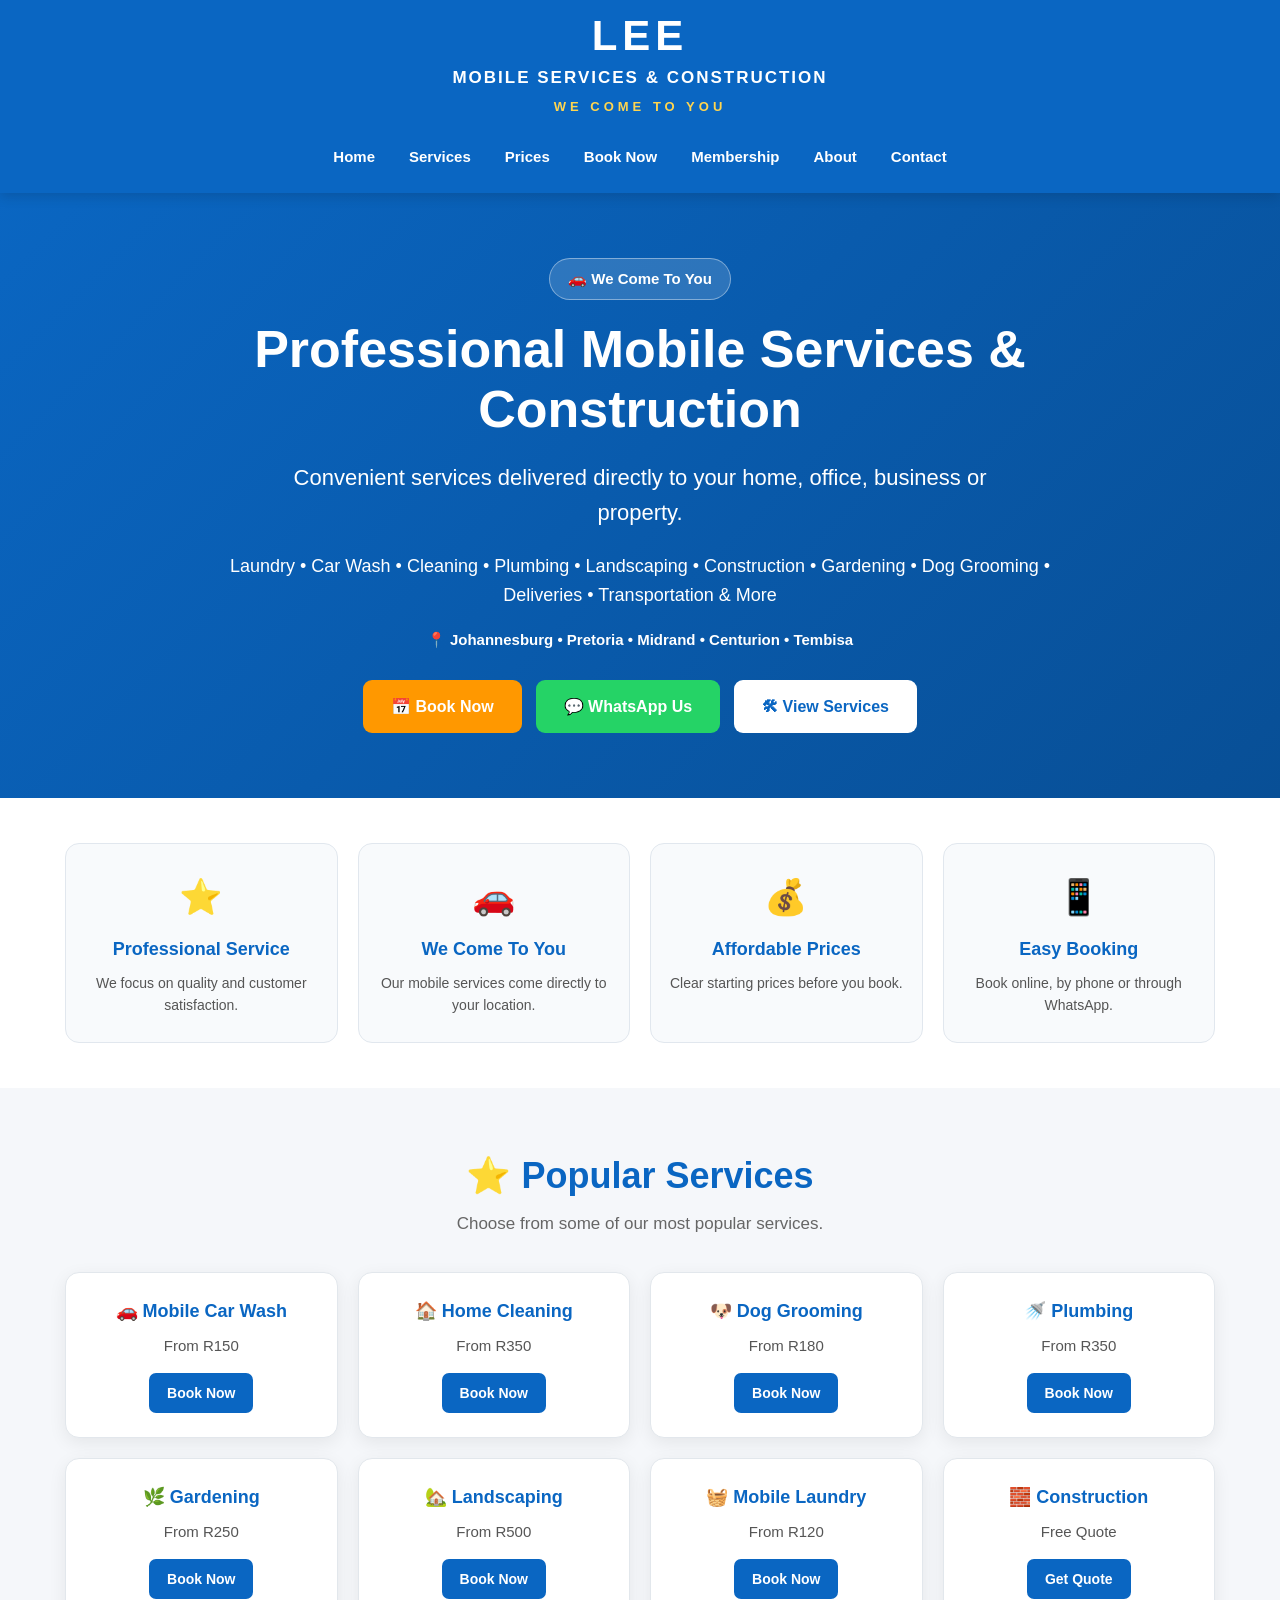
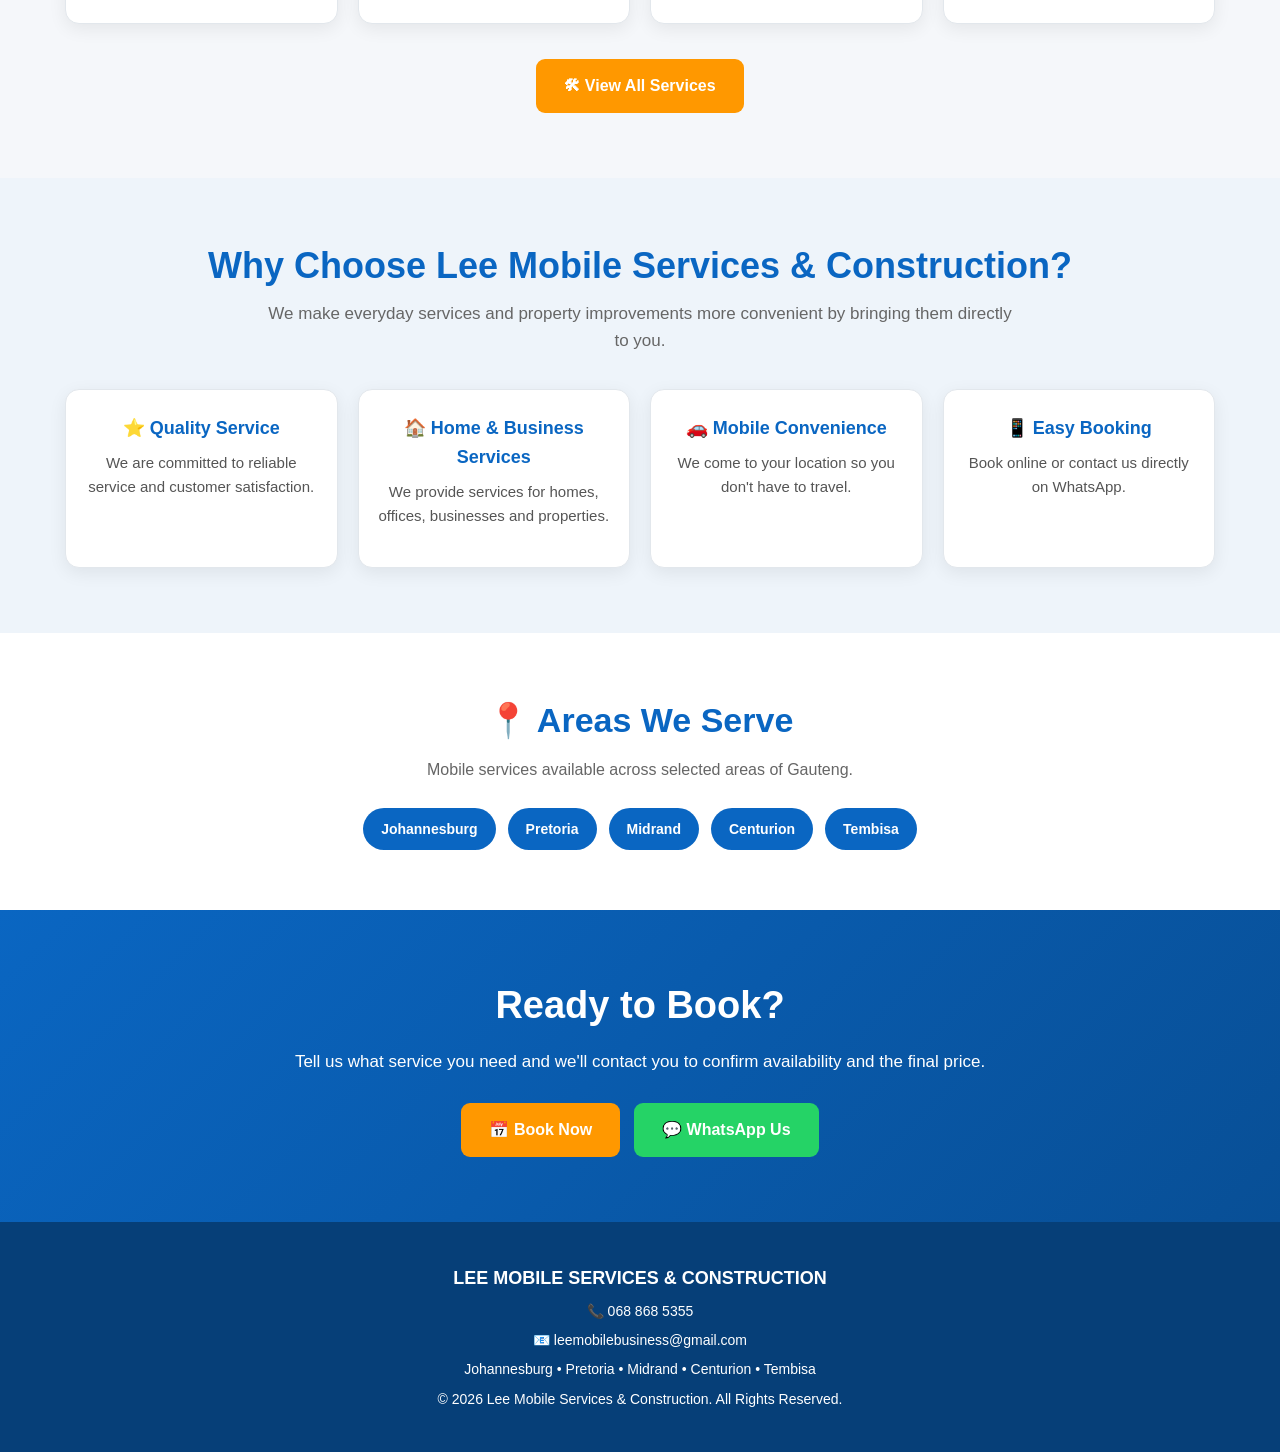
<file: index.html>
<!DOCTYPE html>
<html lang="en">
<head>
<meta charset="UTF-8">
<meta name="viewport" content="width=device-width, initial-scale=1.0">

<title>Lee Mobile Services & Construction | We Come To You</title>

<meta name="description"
content="Lee Mobile Services & Construction provides mobile cleaning, laundry, car wash, landscaping, construction, plumbing, gardening, deliveries, transportation and home services across Gauteng.">

<meta name="theme-color" content="#0A66C2">

<link rel="stylesheet" href="style.css">
<link rel="manifest" href="manifest.json">
</head>

<body>

<header class="header">

    <div class="logo">
        <h1>LEE</h1>
        <h2>MOBILE SERVICES & CONSTRUCTION</h2>
        <p>WE COME TO YOU</p>
    </div>

    <nav class="navbar">
        <a href="index.html">Home</a>
        <a href="services.html">Services</a>
        <a href="prices.html">Prices</a>
        <a href="booking.html">Book Now</a>
        <a href="membership.html">Membership</a>
        <a href="about.html">About</a>
        <a href="contact.html">Contact</a>
    </nav>

</header>

<section class="hero">

    <div class="hero-content">

        <span class="hero-badge">🚗 We Come To You</span>

        <h1>Professional Mobile Services & Construction</h1>

        <p class="hero-subtitle">
            Convenient services delivered directly to your
            home, office, business or property.
        </p>

        <p>
            Laundry • Car Wash • Cleaning • Plumbing •
            Landscaping • Construction • Gardening •
            Dog Grooming • Deliveries • Transportation & More
        </p>

        <p class="hero-note">
            📍 Johannesburg • Pretoria • Midrand • Centurion • Tembisa
        </p>

        <div class="hero-buttons">

            <a href="booking.html" class="primary-btn">
                📅 Book Now
            </a>

            <a
                href="https://wa.me/27688685355?text=Hi%20Lee%20Mobile%20Services%20and%20Construction%2C%20I%20would%20like%20to%20make%20an%20enquiry."
                class="whatsapp-btn"
                target="_blank"
                rel="noopener noreferrer">
                💬 WhatsApp Us
            </a>

            <a href="services.html" class="secondary-btn">
                🛠 View Services
            </a>

        </div>

    </div>

</section>

<section class="trust-section">

    <div class="trust-grid">

        <div class="trust-card">
            <div class="icon">⭐</div>
            <h3>Professional Service</h3>
            <p>We focus on quality and customer satisfaction.</p>
        </div>

        <div class="trust-card">
            <div class="icon">🚗</div>
            <h3>We Come To You</h3>
            <p>Our mobile services come directly to your location.</p>
        </div>

        <div class="trust-card">
            <div class="icon">💰</div>
            <h3>Affordable Prices</h3>
            <p>Clear starting prices before you book.</p>
        </div>

        <div class="trust-card">
            <div class="icon">📱</div>
            <h3>Easy Booking</h3>
            <p>Book online, by phone or through WhatsApp.</p>
        </div>

    </div>

</section>

<section class="section">

    <h2>⭐ Popular Services</h2>

    <p class="section-intro">
        Choose from some of our most popular services.
    </p>

    <div class="cards">

        <div class="card">
            <h3>🚗 Mobile Car Wash</h3>
            <p>From R150</p>
            <a href="booking.html">Book Now</a>
        </div>

        <div class="card">
            <h3>🏠 Home Cleaning</h3>
            <p>From R350</p>
            <a href="booking.html">Book Now</a>
        </div>

        <div class="card">
            <h3>🐶 Dog Grooming</h3>
            <p>From R180</p>
            <a href="booking.html">Book Now</a>
        </div>

        <div class="card">
            <h3>🚿 Plumbing</h3>
            <p>From R350</p>
            <a href="booking.html">Book Now</a>
        </div>

        <div class="card">
            <h3>🌿 Gardening</h3>
            <p>From R250</p>
            <a href="booking.html">Book Now</a>
        </div>

        <div class="card">
            <h3>🏡 Landscaping</h3>
            <p>From R500</p>
            <a href="booking.html">Book Now</a>
        </div>

        <div class="card">
            <h3>🧺 Mobile Laundry</h3>
            <p>From R120</p>
            <a href="booking.html">Book Now</a>
        </div>

        <div class="card">
            <h3>🧱 Construction</h3>
            <p>Free Quote</p>
            <a href="booking.html">Get Quote</a>
        </div>

    </div>

    <div class="center">
        <a href="services.html" class="primary-btn">
            🛠 View All Services
        </a>
    </div>

</section>

<section class="section light">

    <h2>Why Choose Lee Mobile Services & Construction?</h2>

    <p class="section-intro">
        We make everyday services and property improvements
        more convenient by bringing them directly to you.
    </p>

    <div class="cards">

        <div class="card">
            <h3>⭐ Quality Service</h3>
            <p>
                We are committed to reliable service and
                customer satisfaction.
            </p>
        </div>

        <div class="card">
            <h3>🏠 Home & Business Services</h3>
            <p>
                We provide services for homes, offices,
                businesses and properties.
            </p>
        </div>

        <div class="card">
            <h3>🚗 Mobile Convenience</h3>
            <p>
                We come to your location so you don't have
                to travel.
            </p>
        </div>

        <div class="card">
            <h3>📱 Easy Booking</h3>
            <p>
                Book online or contact us directly on WhatsApp.
            </p>
        </div>

    </div>

</section>

<section class="locations">

    <h2>📍 Areas We Serve</h2>

    <p>
        Mobile services available across selected areas of Gauteng.
    </p>

    <div class="location-list">
        <span>Johannesburg</span>
        <span>Pretoria</span>
        <span>Midrand</span>
        <span>Centurion</span>
        <span>Tembisa</span>
    </div>

</section>

<section class="cta">

    <h2>Ready to Book?</h2>

    <p>
        Tell us what service you need and we'll contact you
        to confirm availability and the final price.
    </p>

    <div class="hero-buttons">

        <a href="booking.html" class="cta-book">
            📅 Book Now
        </a>

        <a
            href="https://wa.me/27688685355?text=Hi%20Lee%20Mobile%20Services%20and%20Construction%2C%20I%20would%20like%20to%20make%20a%20booking."
            class="whatsapp-btn"
            target="_blank"
            rel="noopener noreferrer">
            💬 WhatsApp Us
        </a>

    </div>

</section>

<footer>

    <p><strong>LEE MOBILE SERVICES & CONSTRUCTION</strong></p>

    <p>📞 068 868 5355</p>

    <p>📧 leemobilebusiness@gmail.com</p>

    <p>
        Johannesburg • Pretoria • Midrand • Centurion • Tembisa
    </p>

    <p>
        © 2026 Lee Mobile Services & Construction.
        All Rights Reserved.
    </p>

</footer>

<script src="script.js"></script>

<script>
if ("serviceWorker" in navigator) {
    window.addEventListener("load", () => {
        navigator.serviceWorker.register("./sw.js")
            .then(registration => {
                console.log(
                    "Lee Mobile Services & Construction Service Worker registered:",
                    registration.scope
                );
            })
            .catch(error => {
                console.error(
                    "Service Worker registration failed:",
                    error
                );
            });
    });
}
</script>

</body>
</html>
</file>
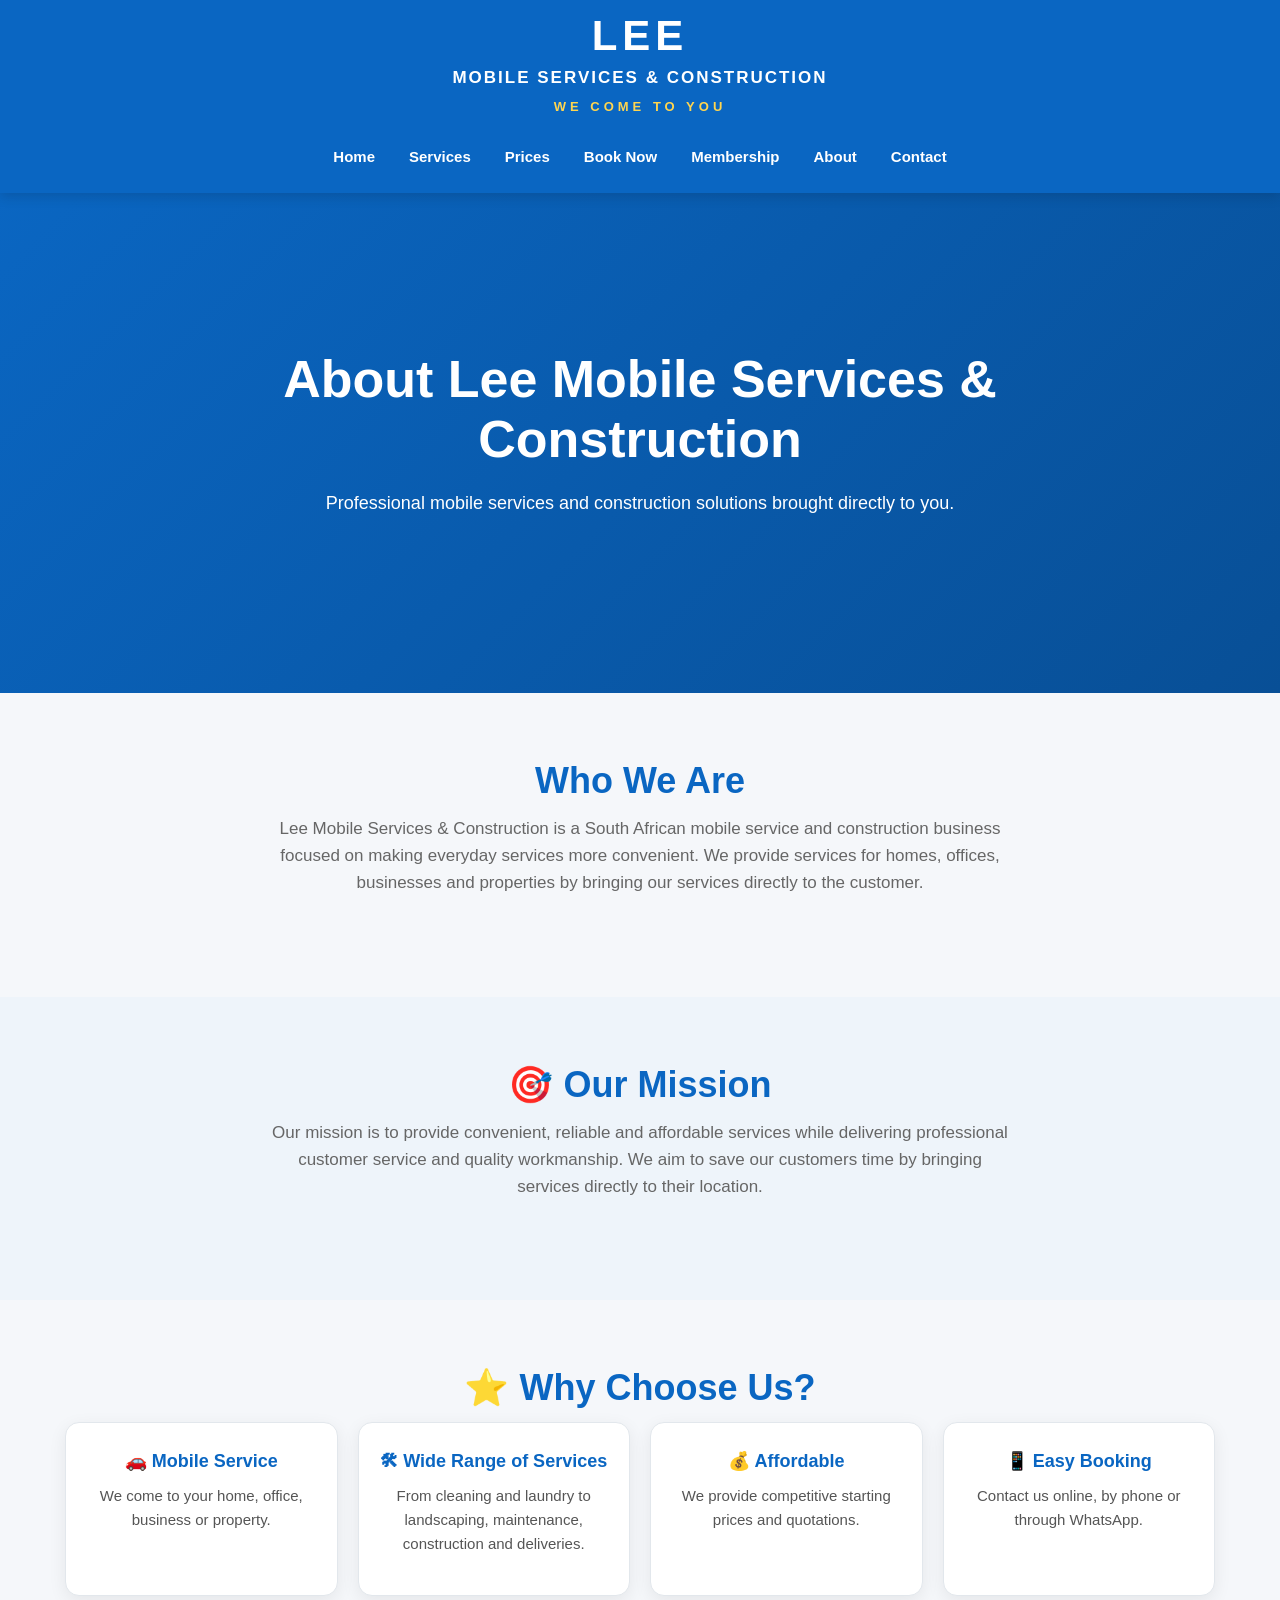
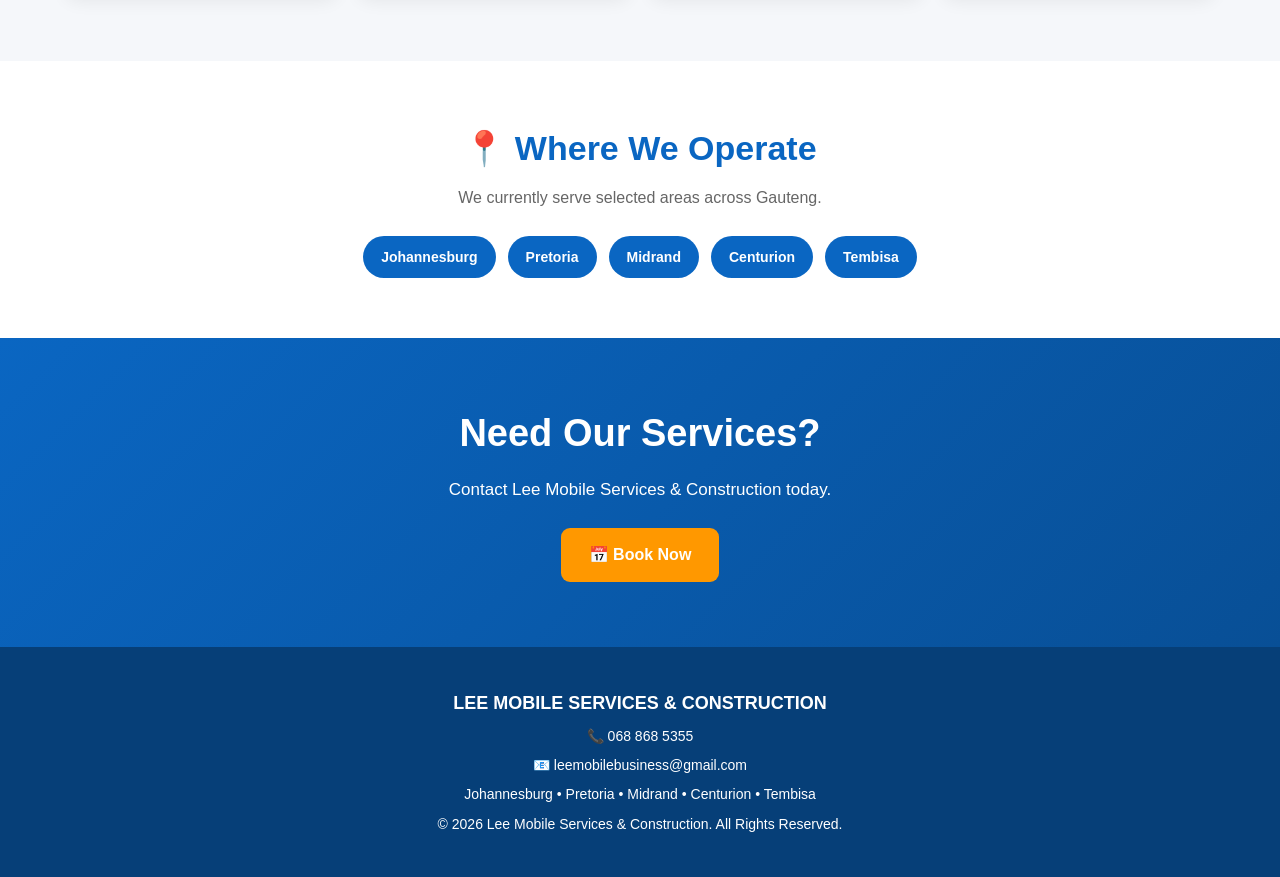
<file: about.html>
<!DOCTYPE html>
<html lang="en">

<head>

<meta charset="UTF-8">
<meta name="viewport" content="width=device-width, initial-scale=1.0">

<title>About Us | Lee Mobile Services & Construction</title>

<meta name="description"
content="Learn about Lee Mobile Services & Construction, a South African mobile service and construction business providing convenient services at your location.">

<link rel="stylesheet" href="style.css">

</head>

<body>

<header class="header">

<div class="logo">

<h1>LEE</h1>
<h2>MOBILE SERVICES & CONSTRUCTION</h2>
<p>WE COME TO YOU</p>

</div>

<nav class="navbar">

<a href="index.html">Home</a>
<a href="services.html">Services</a>
<a href="prices.html">Prices</a>
<a href="booking.html">Book Now</a>
<a href="membership.html">Membership</a>
<a href="about.html">About</a>
<a href="contact.html">Contact</a>

</nav>

</header>

<section class="hero">

<div class="hero-content">

<h1>About Lee Mobile Services & Construction</h1>

<p>
Professional mobile services and construction solutions
brought directly to you.
</p>

</div>

</section>

<section class="section">

<h2>Who We Are</h2>

<p class="section-intro">

Lee Mobile Services & Construction is a South African
mobile service and construction business focused on
making everyday services more convenient.

We provide services for homes, offices, businesses and
properties by bringing our services directly to the customer.

</p>

</section>

<section class="section light">

<h2>🎯 Our Mission</h2>

<p class="section-intro">

Our mission is to provide convenient, reliable and
affordable services while delivering professional
customer service and quality workmanship.

We aim to save our customers time by bringing services
directly to their location.

</p>

</section>

<section class="section">

<h2>⭐ Why Choose Us?</h2>

<div class="cards">

<div class="card">

<h3>🚗 Mobile Service</h3>

<p>
We come to your home, office, business or property.
</p>

</div>

<div class="card">

<h3>🛠 Wide Range of Services</h3>

<p>
From cleaning and laundry to landscaping,
maintenance, construction and deliveries.
</p>

</div>

<div class="card">

<h3>💰 Affordable</h3>

<p>
We provide competitive starting prices and quotations.
</p>

</div>

<div class="card">

<h3>📱 Easy Booking</h3>

<p>
Contact us online, by phone or through WhatsApp.
</p>

</div>

</div>

</section>

<section class="locations">

<h2>📍 Where We Operate</h2>

<p>
We currently serve selected areas across Gauteng.
</p>

<div class="location-list">

<span>Johannesburg</span>
<span>Pretoria</span>
<span>Midrand</span>
<span>Centurion</span>
<span>Tembisa</span>

</div>

</section>

<section class="cta">

<h2>Need Our Services?</h2>

<p>
Contact Lee Mobile Services & Construction today.
</p>

<a href="booking.html" class="cta-book">
📅 Book Now
</a>

</section>

<footer>

<p><strong>LEE MOBILE SERVICES & CONSTRUCTION</strong></p>

<p>📞 068 868 5355</p>

<p>📧 leemobilebusiness@gmail.com</p>

<p>Johannesburg • Pretoria • Midrand • Centurion • Tembisa</p>

<p>© 2026 Lee Mobile Services & Construction. All Rights Reserved.</p>

</footer>

<script src="script.js"></script>

</body>
</html>
</file>
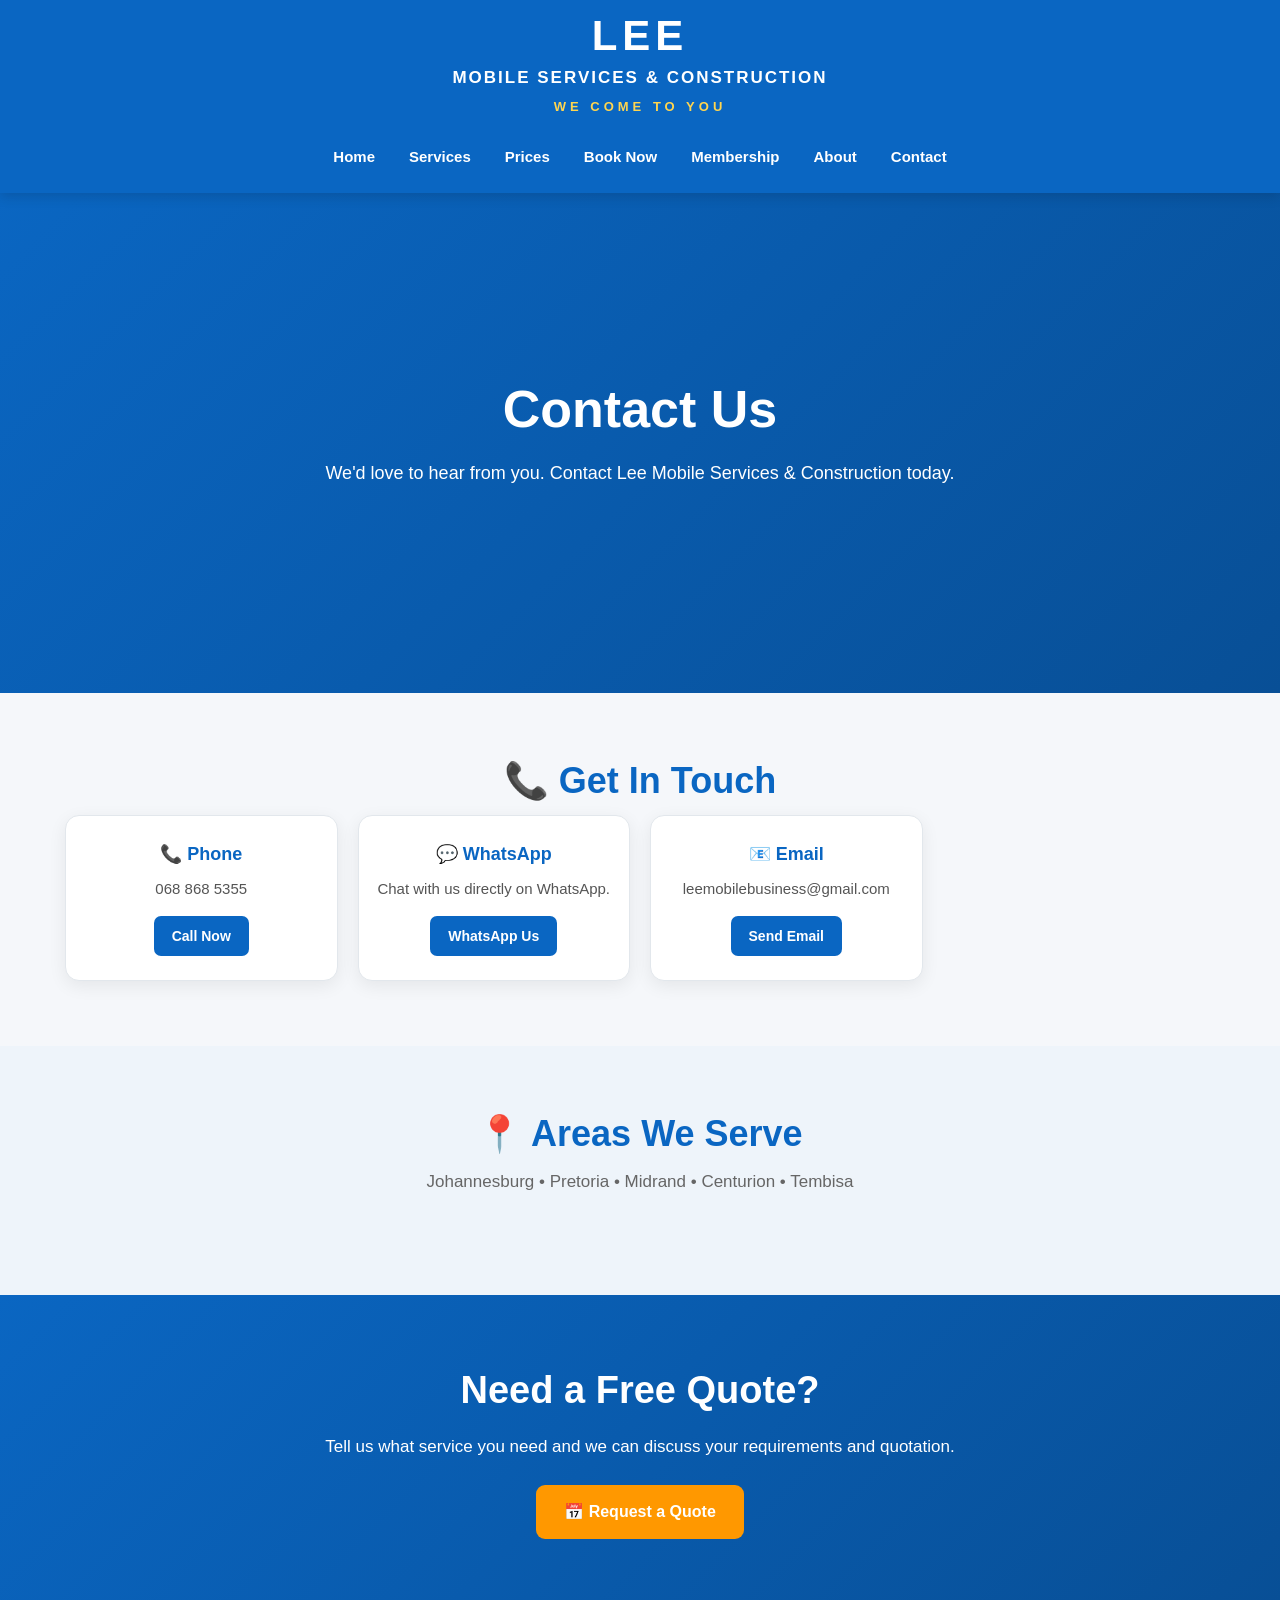
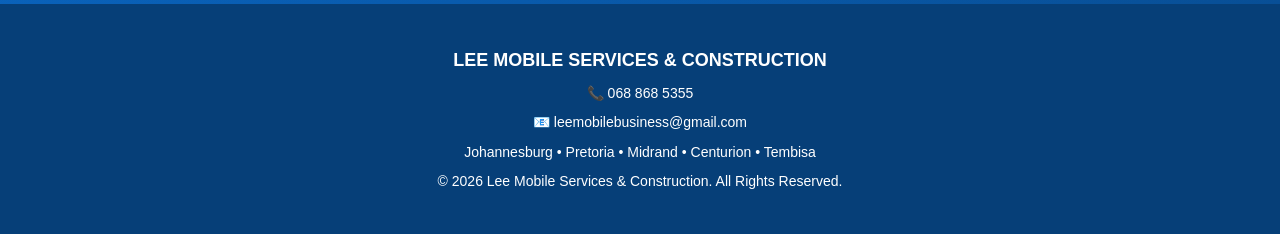
<file: contact.html>
<!DOCTYPE html>
<html lang="en">

<head>

<meta charset="UTF-8">
<meta name="viewport" content="width=device-width, initial-scale=1.0">

<title>Contact Us | Lee Mobile Services & Construction</title>

<meta name="description"
content="Contact Lee Mobile Services & Construction by phone, WhatsApp or email for mobile services and construction quotations.">

<link rel="stylesheet" href="style.css">

</head>

<body>

<header class="header">

<div class="logo">

<h1>LEE</h1>
<h2>MOBILE SERVICES & CONSTRUCTION</h2>
<p>WE COME TO YOU</p>

</div>

<nav class="navbar">

<a href="index.html">Home</a>
<a href="services.html">Services</a>
<a href="prices.html">Prices</a>
<a href="booking.html">Book Now</a>
<a href="membership.html">Membership</a>
<a href="about.html">About</a>
<a href="contact.html">Contact</a>

</nav>

</header>

<section class="hero">

<div class="hero-content">

<h1>Contact Us</h1>

<p>
We'd love to hear from you.
Contact Lee Mobile Services & Construction today.
</p>

</div>

</section>

<section class="section">

<h2>📞 Get In Touch</h2>

<div class="cards">

<div class="card">

<h3>📞 Phone</h3>

<p>068 868 5355</p>

<a href="tel:+27688685355">
Call Now
</a>

</div>

<div class="card">

<h3>💬 WhatsApp</h3>

<p>
Chat with us directly on WhatsApp.
</p>

<a
href="https://wa.me/27688685355"
target="_blank"
rel="noopener noreferrer">

WhatsApp Us

</a>

</div>

<div class="card">

<h3>📧 Email</h3>

<p>
leemobilebusiness@gmail.com
</p>

<a href="mailto:leemobilebusiness@gmail.com">
Send Email
</a>

</div>

</div>

</section>

<section class="section light">

<h2>📍 Areas We Serve</h2>

<p class="section-intro">
Johannesburg • Pretoria • Midrand • Centurion • Tembisa
</p>

</section>

<section class="cta">

<h2>Need a Free Quote?</h2>

<p>
Tell us what service you need and we can discuss
your requirements and quotation.
</p>

<a href="booking.html" class="cta-book">
📅 Request a Quote
</a>

</section>

<footer>

<p><strong>LEE MOBILE SERVICES & CONSTRUCTION</strong></p>

<p>📞 068 868 5355</p>

<p>📧 leemobilebusiness@gmail.com</p>

<p>Johannesburg • Pretoria • Midrand • Centurion • Tembisa</p>

<p>© 2026 Lee Mobile Services & Construction. All Rights Reserved.</p>

</footer>

<script src="script.js"></script>

</body>
</html>
</file>
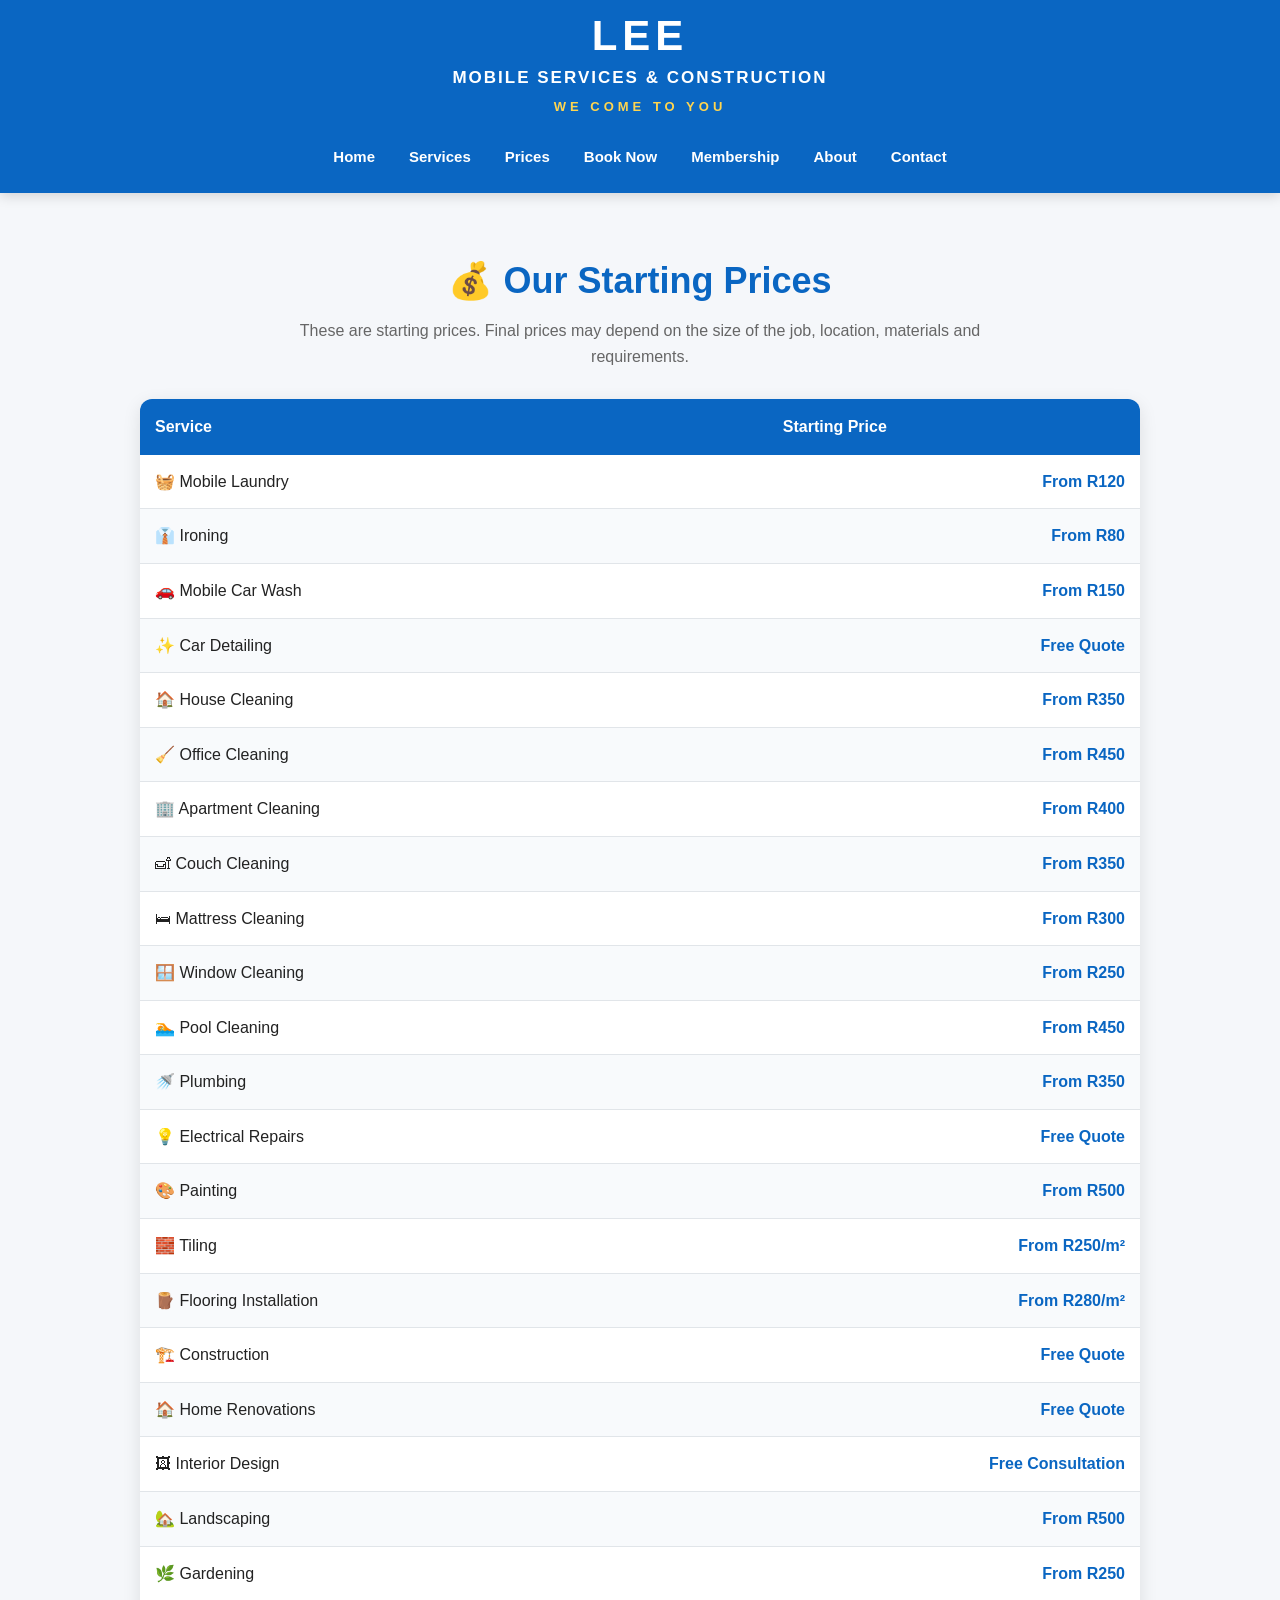
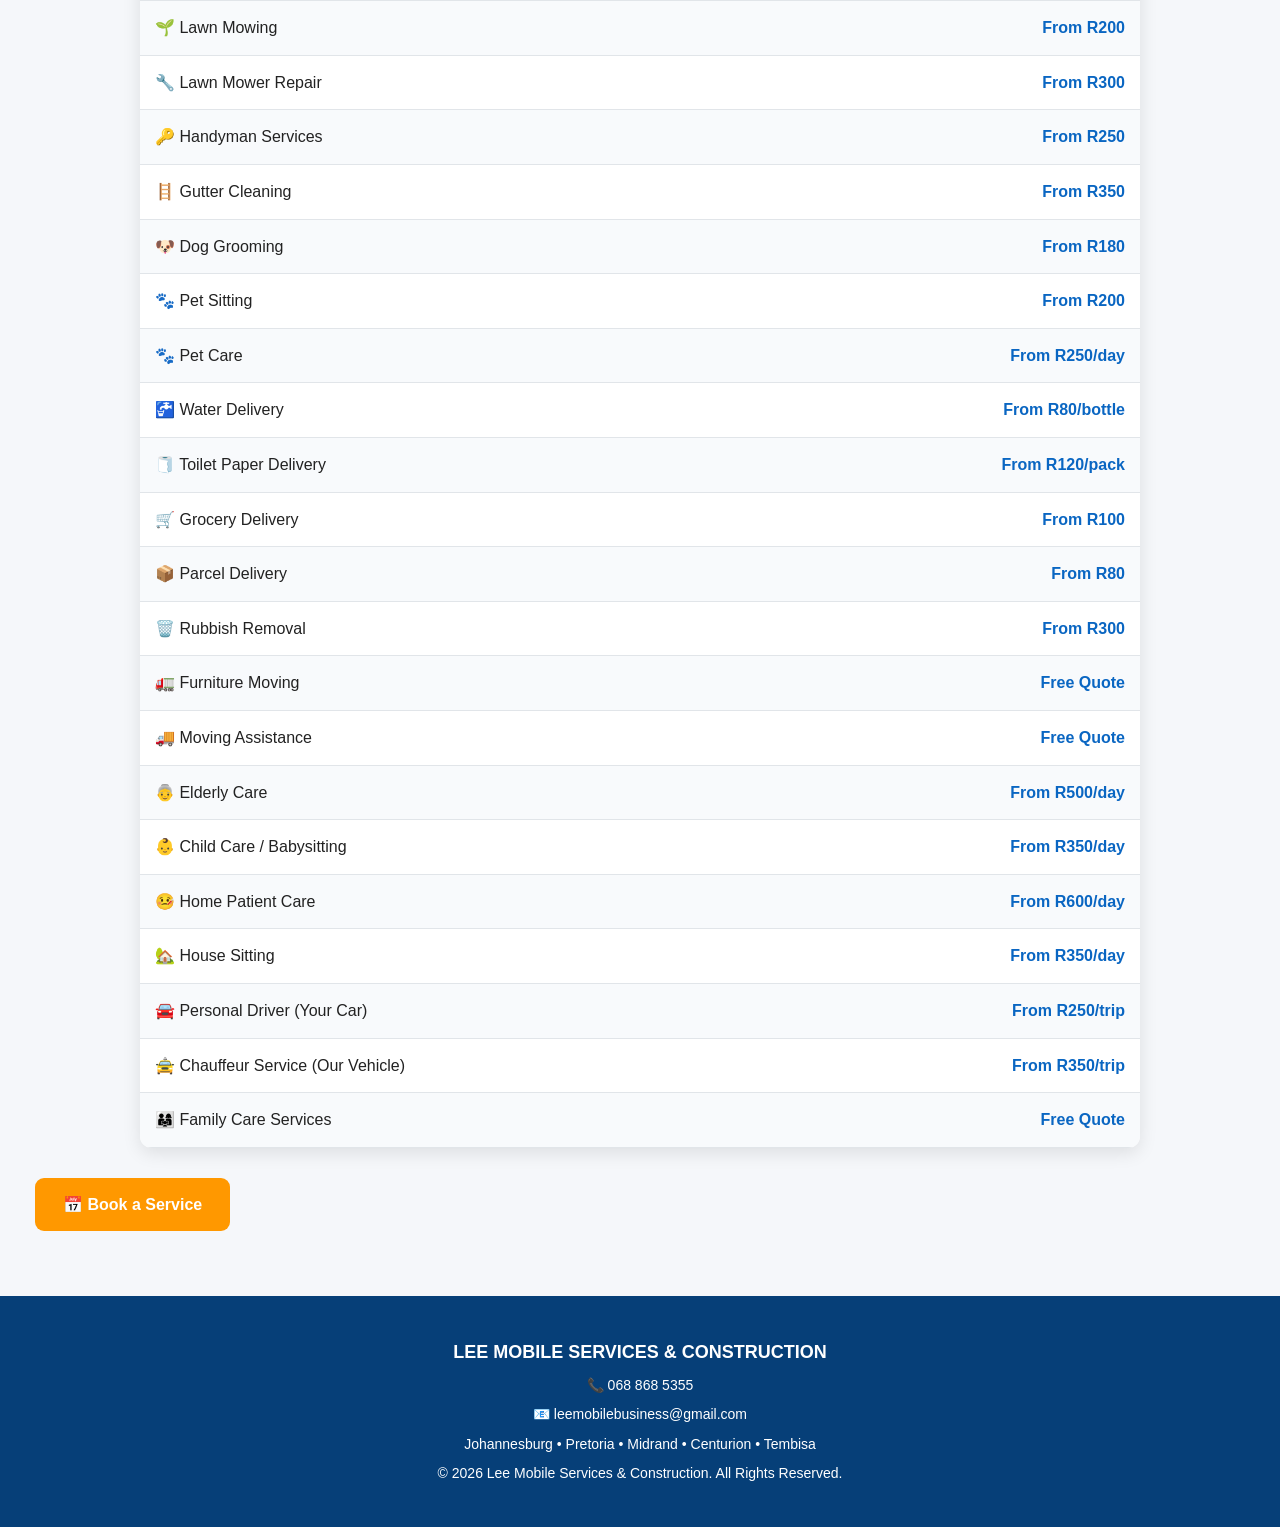
<file: prices.html>
<!DOCTYPE html>
<html lang="en">

<head>

<meta charset="UTF-8">
<meta name="viewport" content="width=device-width, initial-scale=1.0">

<title>Prices | Lee Mobile Services & Construction</title>

<meta name="description"
content="View starting prices for Lee Mobile Services & Construction including cleaning, laundry, car wash, landscaping, construction, plumbing, deliveries and more.">

<link rel="stylesheet" href="style.css">

<style>

.price-container {
    width: 95%;
    max-width: 1000px;
    margin: 30px auto;
}

.price-table {
    width: 100%;
    border-collapse: collapse;
    background: white;
    border-radius: 12px;
    overflow: hidden;
    box-shadow: 0 5px 18px rgba(0,0,0,0.10);
}

.price-table th {
    background: #0A66C2;
    color: white;
    padding: 15px;
    text-align: left;
}

.price-table td {
    padding: 14px 15px;
    border-bottom: 1px solid #e1e5e9;
}

.price-table tr:nth-child(even) {
    background: #f8fafc;
}

.price {
    color: #0A66C2;
    font-weight: bold;
    text-align: right;
    white-space: nowrap;
}

.price-note {
    text-align: center;
    max-width: 700px;
    margin: 15px auto 25px;
    color: #666;
}

@media(max-width:600px) {

    .price-table th,
    .price-table td {
        padding: 11px 8px;
        font-size: 13px;
    }

}

</style>

</head>

<body>

<header class="header">

<div class="logo">
<h1>LEE</h1>
<h2>MOBILE SERVICES & CONSTRUCTION</h2>
<p>WE COME TO YOU</p>
</div>

<nav class="navbar">
<a href="index.html">Home</a>
<a href="services.html">Services</a>
<a href="prices.html">Prices</a>
<a href="booking.html">Book Now</a>
<a href="membership.html">Membership</a>
<a href="about.html">About</a>
<a href="contact.html">Contact</a>
</nav>

</header>

<section class="section">

<h2>💰 Our Starting Prices</h2>

<p class="price-note">
These are starting prices. Final prices may depend on
the size of the job, location, materials and requirements.
</p>

<div class="price-container">

<table class="price-table">

<thead>
<tr>
<th>Service</th>
<th>Starting Price</th>
</tr>
</thead>

<tbody>

<tr><td>🧺 Mobile Laundry</td><td class="price">From R120</td></tr>
<tr><td>👔 Ironing</td><td class="price">From R80</td></tr>
<tr><td>🚗 Mobile Car Wash</td><td class="price">From R150</td></tr>
<tr><td>✨ Car Detailing</td><td class="price">Free Quote</td></tr>
<tr><td>🏠 House Cleaning</td><td class="price">From R350</td></tr>
<tr><td>🧹 Office Cleaning</td><td class="price">From R450</td></tr>
<tr><td>🏢 Apartment Cleaning</td><td class="price">From R400</td></tr>
<tr><td>🛋 Couch Cleaning</td><td class="price">From R350</td></tr>
<tr><td>🛏 Mattress Cleaning</td><td class="price">From R300</td></tr>
<tr><td>🪟 Window Cleaning</td><td class="price">From R250</td></tr>
<tr><td>🏊 Pool Cleaning</td><td class="price">From R450</td></tr>
<tr><td>🚿 Plumbing</td><td class="price">From R350</td></tr>
<tr><td>💡 Electrical Repairs</td><td class="price">Free Quote</td></tr>
<tr><td>🎨 Painting</td><td class="price">From R500</td></tr>
<tr><td>🧱 Tiling</td><td class="price">From R250/m²</td></tr>
<tr><td>🪵 Flooring Installation</td><td class="price">From R280/m²</td></tr>
<tr><td>🏗️ Construction</td><td class="price">Free Quote</td></tr>
<tr><td>🏠 Home Renovations</td><td class="price">Free Quote</td></tr>
<tr><td>🖼 Interior Design</td><td class="price">Free Consultation</td></tr>
<tr><td>🏡 Landscaping</td><td class="price">From R500</td></tr>
<tr><td>🌿 Gardening</td><td class="price">From R250</td></tr>
<tr><td>🌱 Lawn Mowing</td><td class="price">From R200</td></tr>
<tr><td>🔧 Lawn Mower Repair</td><td class="price">From R300</td></tr>
<tr><td>🔑 Handyman Services</td><td class="price">From R250</td></tr>
<tr><td>🪜 Gutter Cleaning</td><td class="price">From R350</td></tr>
<tr><td>🐶 Dog Grooming</td><td class="price">From R180</td></tr>
<tr><td>🐾 Pet Sitting</td><td class="price">From R200</td></tr>
<tr><td>🐾 Pet Care</td><td class="price">From R250/day</td></tr>
<tr><td>🚰 Water Delivery</td><td class="price">From R80/bottle</td></tr>
<tr><td>🧻 Toilet Paper Delivery</td><td class="price">From R120/pack</td></tr>
<tr><td>🛒 Grocery Delivery</td><td class="price">From R100</td></tr>
<tr><td>📦 Parcel Delivery</td><td class="price">From R80</td></tr>
<tr><td>🗑️ Rubbish Removal</td><td class="price">From R300</td></tr>
<tr><td>🚛 Furniture Moving</td><td class="price">Free Quote</td></tr>
<tr><td>🚚 Moving Assistance</td><td class="price">Free Quote</td></tr>
<tr><td>👵 Elderly Care</td><td class="price">From R500/day</td></tr>
<tr><td>👶 Child Care / Babysitting</td><td class="price">From R350/day</td></tr>
<tr><td>🤒 Home Patient Care</td><td class="price">From R600/day</td></tr>
<tr><td>🏡 House Sitting</td><td class="price">From R350/day</td></tr>
<tr><td>🚘 Personal Driver (Your Car)</td><td class="price">From R250/trip</td></tr>
<tr><td>🚖 Chauffeur Service (Our Vehicle)</td><td class="price">From R350/trip</td></tr>
<tr><td>👨‍👩‍👧 Family Care Services</td><td class="price">Free Quote</td></tr>

</tbody>

</table>

</div>

<a href="booking.html" class="primary-btn">
📅 Book a Service
</a>

</section>

<footer>

<p><strong>LEE MOBILE SERVICES & CONSTRUCTION</strong></p>

<p>📞 068 868 5355</p>

<p>📧 leemobilebusiness@gmail.com</p>

<p>Johannesburg • Pretoria • Midrand • Centurion • Tembisa</p>

<p>© 2026 Lee Mobile Services & Construction. All Rights Reserved.</p>

</footer>

</body>
</html>
</file>
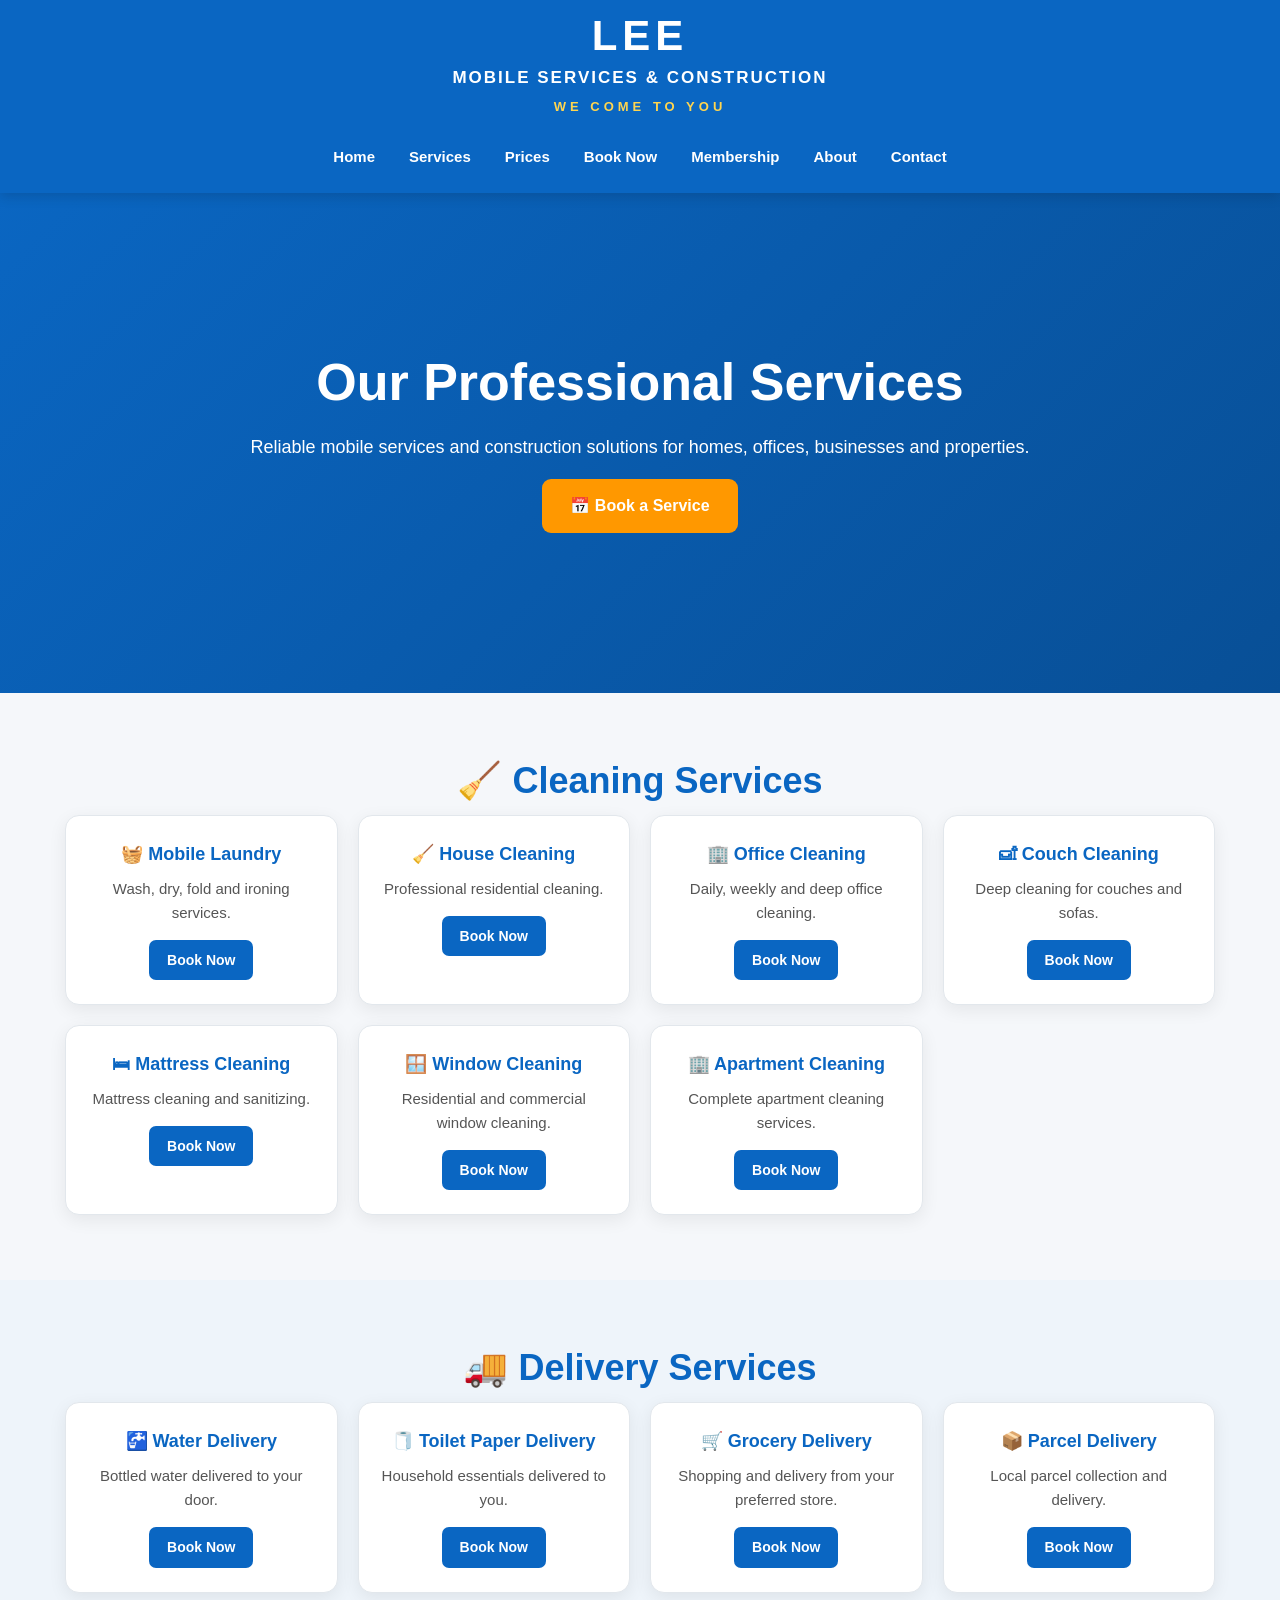
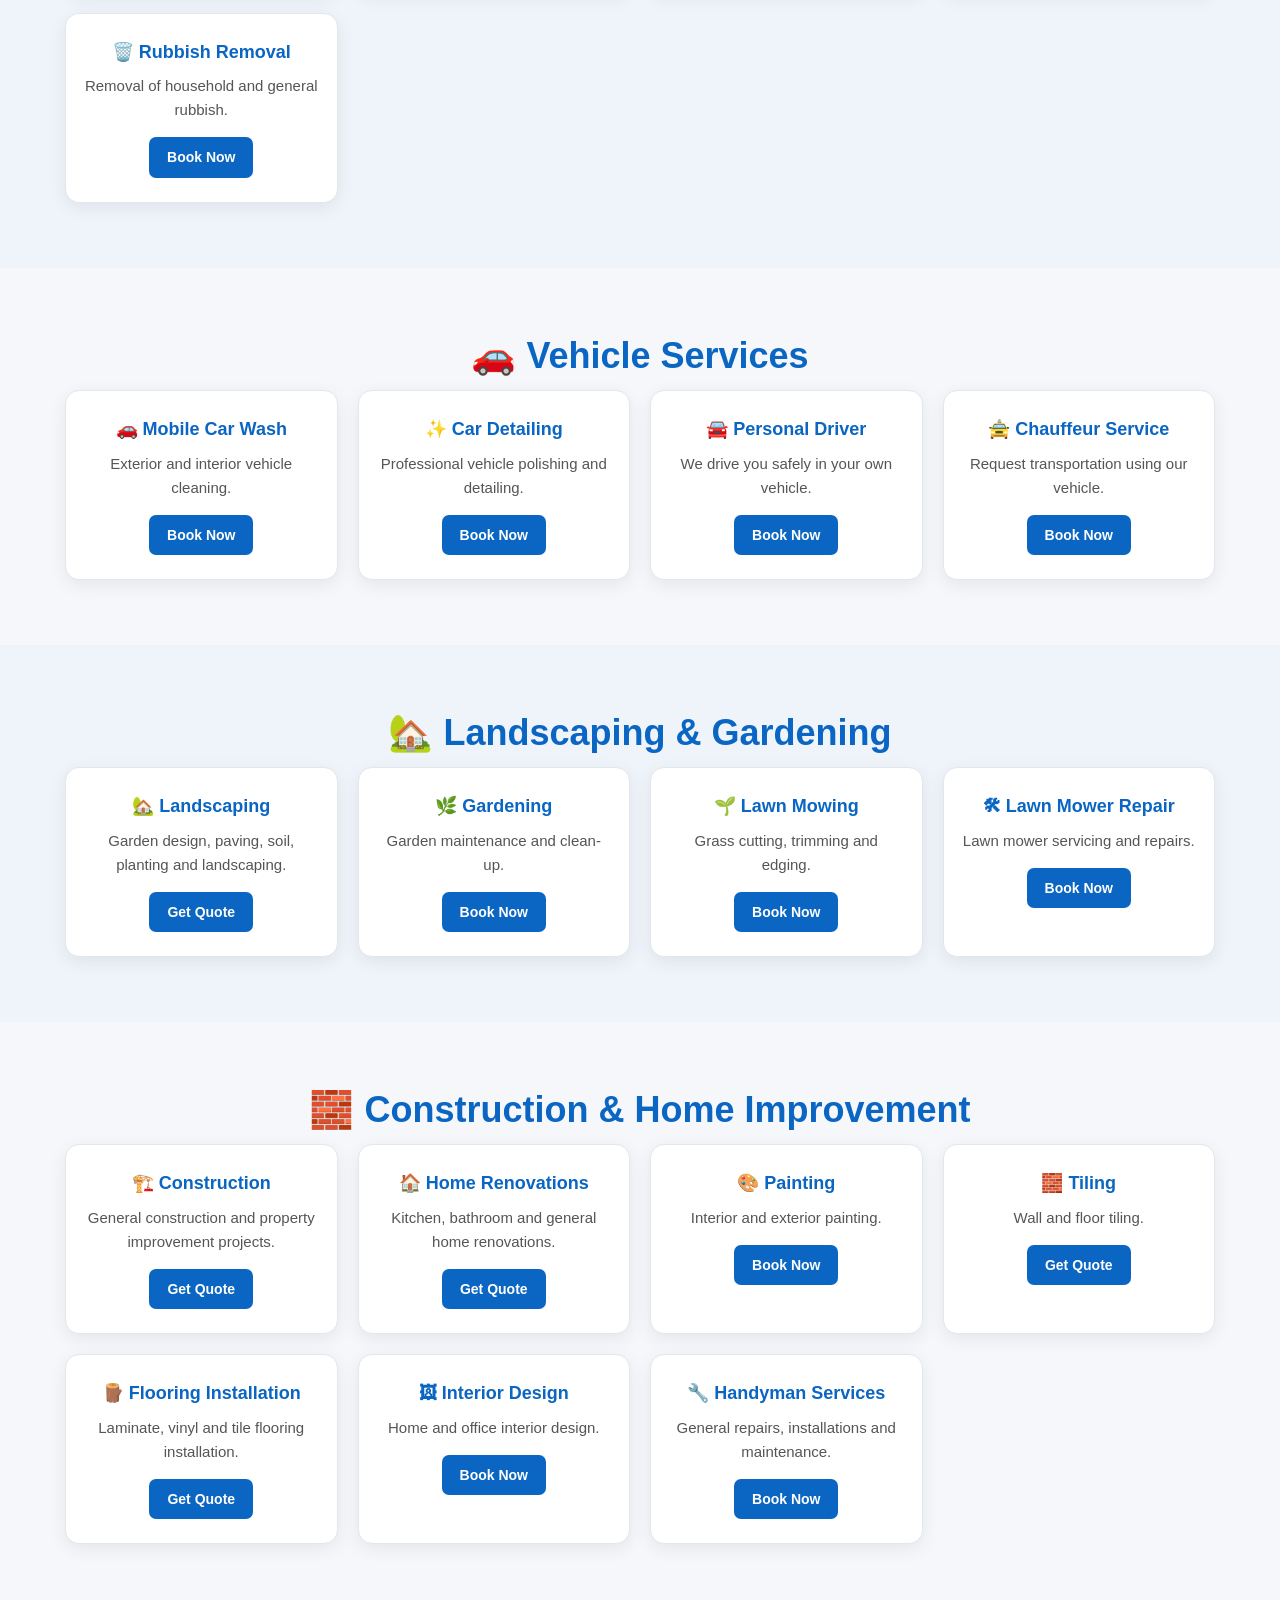
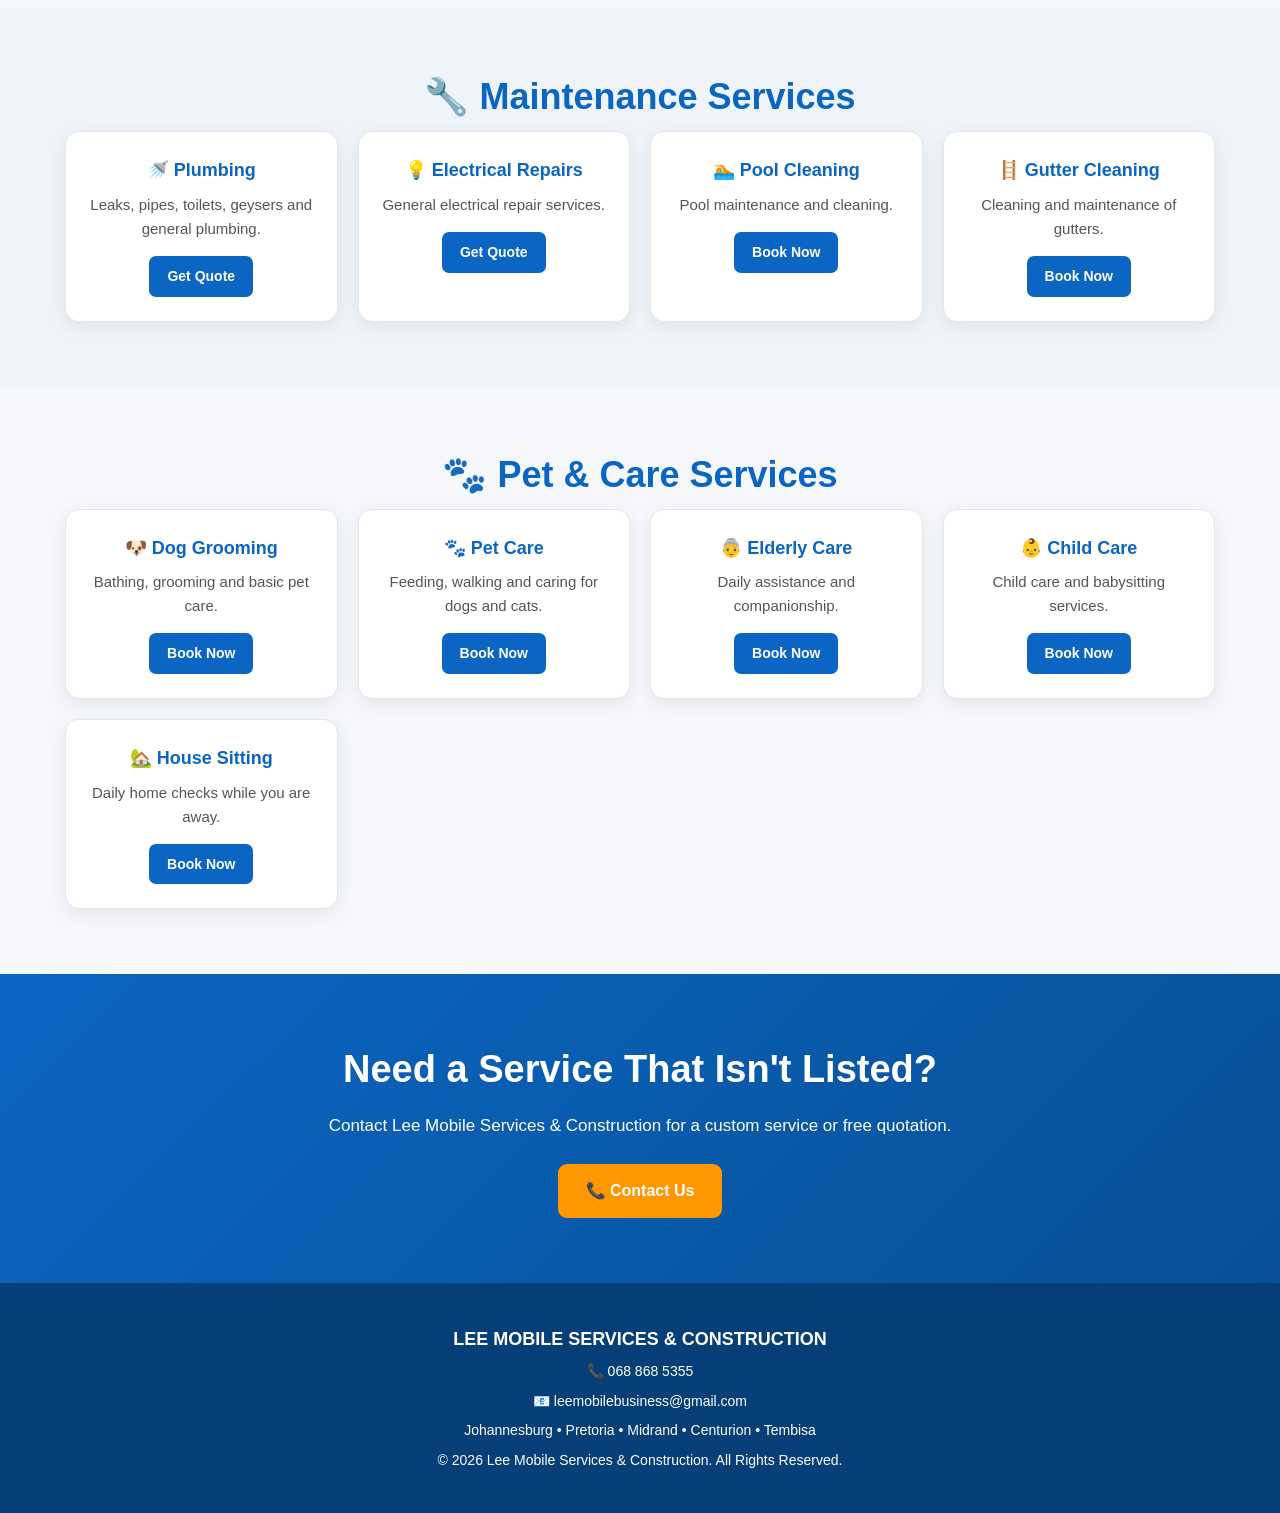
<file: services.html>
<!DOCTYPE html>
<html lang="en">
<head>

<meta charset="UTF-8">
<meta name="viewport" content="width=device-width, initial-scale=1.0">

<title>Our Services | Lee Mobile Services & Construction</title>

<meta name="description"
content="Explore cleaning, laundry, construction, landscaping, plumbing, gardening, delivery, transportation, pet care and home services from Lee Mobile Services & Construction.">

<link rel="stylesheet" href="style.css">

</head>

<body>

<header class="header">

    <div class="logo">
        <h1>LEE</h1>
        <h2>MOBILE SERVICES & CONSTRUCTION</h2>
        <p>WE COME TO YOU</p>
    </div>

    <nav class="navbar">
        <a href="index.html">Home</a>
        <a href="services.html">Services</a>
        <a href="prices.html">Prices</a>
        <a href="booking.html">Book Now</a>
        <a href="membership.html">Membership</a>
        <a href="about.html">About</a>
        <a href="contact.html">Contact</a>
    </nav>

</header>

<section class="hero">

    <div class="hero-content">

        <h1>Our Professional Services</h1>

        <p>
            Reliable mobile services and construction solutions
            for homes, offices, businesses and properties.
        </p>

        <a href="booking.html" class="primary-btn">
            📅 Book a Service
        </a>

    </div>

</section>

<section class="section">

<h2>🧹 Cleaning Services</h2>

<div class="cards">

<div class="card">
<h3>🧺 Mobile Laundry</h3>
<p>Wash, dry, fold and ironing services.</p>
<a href="booking.html">Book Now</a>
</div>

<div class="card">
<h3>🧹 House Cleaning</h3>
<p>Professional residential cleaning.</p>
<a href="booking.html">Book Now</a>
</div>

<div class="card">
<h3>🏢 Office Cleaning</h3>
<p>Daily, weekly and deep office cleaning.</p>
<a href="booking.html">Book Now</a>
</div>

<div class="card">
<h3>🛋 Couch Cleaning</h3>
<p>Deep cleaning for couches and sofas.</p>
<a href="booking.html">Book Now</a>
</div>

<div class="card">
<h3>🛏 Mattress Cleaning</h3>
<p>Mattress cleaning and sanitizing.</p>
<a href="booking.html">Book Now</a>
</div>

<div class="card">
<h3>🪟 Window Cleaning</h3>
<p>Residential and commercial window cleaning.</p>
<a href="booking.html">Book Now</a>
</div>

<div class="card">
<h3>🏢 Apartment Cleaning</h3>
<p>Complete apartment cleaning services.</p>
<a href="booking.html">Book Now</a>
</div>

</div>

</section>

<section class="section light">

<h2>🚚 Delivery Services</h2>

<div class="cards">

<div class="card">
<h3>🚰 Water Delivery</h3>
<p>Bottled water delivered to your door.</p>
<a href="booking.html">Book Now</a>
</div>

<div class="card">
<h3>🧻 Toilet Paper Delivery</h3>
<p>Household essentials delivered to you.</p>
<a href="booking.html">Book Now</a>
</div>

<div class="card">
<h3>🛒 Grocery Delivery</h3>
<p>Shopping and delivery from your preferred store.</p>
<a href="booking.html">Book Now</a>
</div>

<div class="card">
<h3>📦 Parcel Delivery</h3>
<p>Local parcel collection and delivery.</p>
<a href="booking.html">Book Now</a>
</div>

<div class="card">
<h3>🗑️ Rubbish Removal</h3>
<p>Removal of household and general rubbish.</p>
<a href="booking.html">Book Now</a>
</div>

</div>

</section>

<section class="section">

<h2>🚗 Vehicle Services</h2>

<div class="cards">

<div class="card">
<h3>🚗 Mobile Car Wash</h3>
<p>Exterior and interior vehicle cleaning.</p>
<a href="booking.html">Book Now</a>
</div>

<div class="card">
<h3>✨ Car Detailing</h3>
<p>Professional vehicle polishing and detailing.</p>
<a href="booking.html">Book Now</a>
</div>

<div class="card">
<h3>🚘 Personal Driver</h3>
<p>We drive you safely in your own vehicle.</p>
<a href="booking.html">Book Now</a>
</div>

<div class="card">
<h3>🚖 Chauffeur Service</h3>
<p>Request transportation using our vehicle.</p>
<a href="booking.html">Book Now</a>
</div>

</div>

</section>

<section class="section light">

<h2>🏡 Landscaping & Gardening</h2>

<div class="cards">

<div class="card">
<h3>🏡 Landscaping</h3>
<p>Garden design, paving, soil, planting and landscaping.</p>
<a href="booking.html">Get Quote</a>
</div>

<div class="card">
<h3>🌿 Gardening</h3>
<p>Garden maintenance and clean-up.</p>
<a href="booking.html">Book Now</a>
</div>

<div class="card">
<h3>🌱 Lawn Mowing</h3>
<p>Grass cutting, trimming and edging.</p>
<a href="booking.html">Book Now</a>
</div>

<div class="card">
<h3>🛠 Lawn Mower Repair</h3>
<p>Lawn mower servicing and repairs.</p>
<a href="booking.html">Book Now</a>
</div>

</div>

</section>

<section class="section">

<h2>🧱 Construction & Home Improvement</h2>

<div class="cards">

<div class="card">
<h3>🏗️ Construction</h3>
<p>General construction and property improvement projects.</p>
<a href="booking.html">Get Quote</a>
</div>

<div class="card">
<h3>🏠 Home Renovations</h3>
<p>Kitchen, bathroom and general home renovations.</p>
<a href="booking.html">Get Quote</a>
</div>

<div class="card">
<h3>🎨 Painting</h3>
<p>Interior and exterior painting.</p>
<a href="booking.html">Book Now</a>
</div>

<div class="card">
<h3>🧱 Tiling</h3>
<p>Wall and floor tiling.</p>
<a href="booking.html">Get Quote</a>
</div>

<div class="card">
<h3>🪵 Flooring Installation</h3>
<p>Laminate, vinyl and tile flooring installation.</p>
<a href="booking.html">Get Quote</a>
</div>

<div class="card">
<h3>🖼 Interior Design</h3>
<p>Home and office interior design.</p>
<a href="booking.html">Book Now</a>
</div>

<div class="card">
<h3>🔧 Handyman Services</h3>
<p>General repairs, installations and maintenance.</p>
<a href="booking.html">Book Now</a>
</div>

</div>

</section>

<section class="section light">

<h2>🔧 Maintenance Services</h2>

<div class="cards">

<div class="card">
<h3>🚿 Plumbing</h3>
<p>Leaks, pipes, toilets, geysers and general plumbing.</p>
<a href="booking.html">Get Quote</a>
</div>

<div class="card">
<h3>💡 Electrical Repairs</h3>
<p>General electrical repair services.</p>
<a href="booking.html">Get Quote</a>
</div>

<div class="card">
<h3>🏊 Pool Cleaning</h3>
<p>Pool maintenance and cleaning.</p>
<a href="booking.html">Book Now</a>
</div>

<div class="card">
<h3>🪜 Gutter Cleaning</h3>
<p>Cleaning and maintenance of gutters.</p>
<a href="booking.html">Book Now</a>
</div>

</div>

</section>

<section class="section">

<h2>🐾 Pet & Care Services</h2>

<div class="cards">

<div class="card">
<h3>🐶 Dog Grooming</h3>
<p>Bathing, grooming and basic pet care.</p>
<a href="booking.html">Book Now</a>
</div>

<div class="card">
<h3>🐾 Pet Care</h3>
<p>Feeding, walking and caring for dogs and cats.</p>
<a href="booking.html">Book Now</a>
</div>

<div class="card">
<h3>👵 Elderly Care</h3>
<p>Daily assistance and companionship.</p>
<a href="booking.html">Book Now</a>
</div>

<div class="card">
<h3>👶 Child Care</h3>
<p>Child care and babysitting services.</p>
<a href="booking.html">Book Now</a>
</div>

<div class="card">
<h3>🏡 House Sitting</h3>
<p>Daily home checks while you are away.</p>
<a href="booking.html">Book Now</a>
</div>

</div>

</section>

<section class="cta">

<h2>Need a Service That Isn't Listed?</h2>

<p>
Contact Lee Mobile Services & Construction for a
custom service or free quotation.
</p>

<a href="contact.html" class="cta-book">
📞 Contact Us
</a>

</section>

<footer>

<p><strong>LEE MOBILE SERVICES & CONSTRUCTION</strong></p>

<p>📞 068 868 5355</p>

<p>📧 leemobilebusiness@gmail.com</p>

<p>Johannesburg • Pretoria • Midrand • Centurion • Tembisa</p>

<p>© 2026 Lee Mobile Services & Construction. All Rights Reserved.</p>

</footer>

<script src="script.js"></script>

</body>
</html>
</file>
<file: style.css>
/* =========================================================
   LEE MOBILE SERVICES & CONSTRUCTION
   MAIN WEBSITE STYLE
========================================================= */


/* =========================================================
   RESET
========================================================= */

* {
    margin: 0;
    padding: 0;
    box-sizing: border-box;
}

html {
    scroll-behavior: smooth;
}

body {
    font-family: Arial, Helvetica, sans-serif;
    background: #f5f7fa;
    color: #222;
    line-height: 1.6;
}


/* =========================================================
   HEADER
========================================================= */

.header {
    background: #0A66C2;
    color: #ffffff;
    position: sticky;
    top: 0;
    z-index: 1000;
    padding: 15px 20px;
    text-align: center;
    box-shadow: 0 3px 12px rgba(0,0,0,0.15);
}


/* =========================================================
   LOGO / BRAND
========================================================= */

.logo {
    display: flex;
    flex-direction: column;
    align-items: center;
    justify-content: center;
}

.logo h1 {
    color: #ffffff;
    font-size: 42px;
    font-weight: 900;
    letter-spacing: 5px;
    line-height: 1;
}

.logo h2 {
    color: #ffffff;
    font-size: 17px;
    font-weight: 800;
    letter-spacing: 2px;
    margin-top: 7px;
}

.logo p {
    color: #FFD54F;
    font-size: 13px;
    font-weight: bold;
    letter-spacing: 4px;
    margin-top: 6px;
}


/* =========================================================
   NAVIGATION
========================================================= */

.navbar {
    display: flex;
    justify-content: center;
    align-items: center;
    flex-wrap: wrap;
    gap: 8px;
    margin-top: 18px;
}

.navbar a {
    color: #ffffff;
    text-decoration: none;
    font-size: 15px;
    font-weight: 700;
    padding: 9px 13px;
    border-radius: 7px;
    transition: all 0.3s ease;
}

.navbar a:hover,
.navbar a.active {
    background: #ffffff;
    color: #0A66C2;
}


/* =========================================================
   HERO
========================================================= */

.hero {
    background: linear-gradient(
        135deg,
        #0A66C2,
        #084f96
    );

    min-height: 500px;

    display: flex;
    justify-content: center;
    align-items: center;

    text-align: center;

    padding: 65px 20px;
}

.hero-content {
    width: 100%;
    max-width: 950px;
    color: #ffffff;
}


/* HERO BADGE */

.hero-badge {
    display: inline-block;

    background: rgba(255,255,255,0.15);

    border: 1px solid rgba(255,255,255,0.4);

    padding: 8px 18px;

    border-radius: 30px;

    color: #ffffff;

    font-size: 15px;
    font-weight: bold;

    margin-bottom: 20px;
}


/* HERO TITLE */

.hero h1 {
    color: #ffffff;

    font-size: 52px;

    font-weight: 900;

    line-height: 1.15;

    margin-bottom: 20px;
}


/* HERO TEXT */

.hero p {
    color: #ffffff;

    font-size: 18px;

    line-height: 1.6;

    max-width: 850px;

    margin: 0 auto 18px;
}


/* HERO SUBTITLE */

.hero .hero-subtitle {
    font-size: 22px;

    font-weight: 500;

    max-width: 750px;

    margin: 0 auto 22px;
}


/* HERO LOCATION */

.hero-note {
    font-size: 15px !important;

    font-weight: 700;

    margin-top: 18px !important;

    margin-bottom: 25px !important;
}


/* =========================================================
   BUTTONS
========================================================= */

.hero-buttons {
    display: flex;

    justify-content: center;

    align-items: center;

    flex-wrap: wrap;

    gap: 14px;

    margin-top: 28px;
}


.primary-btn,
.secondary-btn,
.whatsapp-btn,
.cta-book {
    display: inline-block;

    padding: 14px 28px;

    border-radius: 9px;

    text-decoration: none;

    font-size: 16px;

    font-weight: 700;

    border: none;

    cursor: pointer;

    transition: all 0.3s ease;
}


/* PRIMARY */

.primary-btn {
    background: #ff9800;
    color: #ffffff;
}

.primary-btn:hover {
    background: #e68900;
    transform: translateY(-2px);
}


/* WHATSAPP */

.whatsapp-btn {
    background: #25D366;
    color: #ffffff;
}

.whatsapp-btn:hover {
    background: #1ebe5d;
    transform: translateY(-2px);
}


/* SECONDARY */

.secondary-btn {
    background: #ffffff;
    color: #0A66C2;
}

.secondary-btn:hover {
    background: #eeeeee;
    transform: translateY(-2px);
}


/* =========================================================
   TRUST SECTION
========================================================= */

.trust-section {
    background: #ffffff;

    padding: 45px 20px;
}

.trust-grid {
    max-width: 1150px;

    margin: 0 auto;

    display: grid;

    grid-template-columns: repeat(4, 1fr);

    gap: 20px;
}

.trust-card {
    background: #f8fafc;

    border: 1px solid #e1e7ee;

    border-radius: 14px;

    padding: 25px 18px;

    text-align: center;

    transition: all 0.3s ease;
}

.trust-card:hover {
    transform: translateY(-5px);

    border-color: #0A66C2;

    box-shadow: 0 8px 20px rgba(10,102,194,0.12);
}

.trust-card .icon {
    font-size: 35px;

    margin-bottom: 10px;
}

.trust-card h3 {
    color: #0A66C2;

    font-size: 18px;

    margin-bottom: 8px;
}

.trust-card p {
    color: #555;

    font-size: 14px;
}


/* =========================================================
   GENERAL SECTIONS
========================================================= */

.section {
    padding: 65px 20px;

    max-width: 1250px;

    margin: 0 auto;
}

.section.light {
    max-width: none;

    background: #eef4fa;

    padding-left: 20px;
    padding-right: 20px;
}


/* SECTION TITLE */

.section h2 {
    text-align: center;

    color: #0A66C2;

    font-size: 36px;

    font-weight: 800;

    line-height: 1.25;

    margin-bottom: 12px;
}


/* SECTION INTRO */

.section-intro {
    text-align: center;

    color: #666;

    font-size: 17px;

    max-width: 750px;

    margin: 0 auto 35px;
}


/* =========================================================
   SERVICE CARDS
========================================================= */

.cards {
    max-width: 1150px;

    margin: 0 auto;

    display: grid;

    grid-template-columns: repeat(4, 1fr);

    gap: 20px;
}

.card {
    background: #ffffff;

    border: 1px solid #e2e7ec;

    border-radius: 14px;

    padding: 24px 18px;

    text-align: center;

    box-shadow: 0 5px 18px rgba(0,0,0,0.07);

    transition: all 0.3s ease;
}

.card:hover {
    transform: translateY(-5px);

    border-color: #0A66C2;

    box-shadow: 0 10px 25px rgba(10,102,194,0.15);
}

.card h3 {
    color: #0A66C2;

    font-size: 18px;

    margin-bottom: 8px;
}

.card p {
    color: #555;

    font-size: 15px;

    margin-bottom: 15px;
}

.card a {
    display: inline-block;

    background: #0A66C2;

    color: #ffffff;

    text-decoration: none;

    padding: 9px 18px;

    border-radius: 7px;

    font-size: 14px;

    font-weight: bold;

    transition: 0.3s;
}

.card a:hover {
    background: #084f96;

    transform: translateY(-2px);
}


/* =========================================================
   CENTER BUTTON
========================================================= */

.center {
    text-align: center;

    margin-top: 35px;
}


/* =========================================================
   LOCATIONS
========================================================= */

.locations {
    background: #ffffff;

    text-align: center;

    padding: 60px 20px;
}

.locations h2 {
    color: #0A66C2;

    font-size: 34px;

    margin-bottom: 10px;
}

.locations p {
    color: #666;

    font-size: 16px;

    margin-bottom: 25px;
}

.location-list {
    max-width: 900px;

    margin: 0 auto;

    display: flex;

    justify-content: center;

    flex-wrap: wrap;

    gap: 12px;
}

.location-list span {
    background: #0A66C2;

    color: #ffffff;

    padding: 10px 18px;

    border-radius: 25px;

    font-size: 14px;

    font-weight: bold;
}


/* =========================================================
   CALL TO ACTION
========================================================= */

.cta {
    background: linear-gradient(
        135deg,
        #0A66C2,
        #084f96
    );

    color: #ffffff;

    text-align: center;

    padding: 65px 20px;
}

.cta h2 {
    color: #ffffff;

    font-size: 38px;

    margin-bottom: 12px;
}

.cta p {
    color: #ffffff;

    max-width: 700px;

    margin: 0 auto 25px;

    font-size: 17px;
}


/* CTA BOOK BUTTON */

.cta-book {
    background: #ff9800;

    color: #ffffff;
}

.cta-book:hover {
    background: #e68900;

    transform: translateY(-2px);
}


/* =========================================================
   FOOTER
========================================================= */

footer {
    background: #063f78;

    color: #ffffff;

    text-align: center;

    padding: 35px 20px;

    margin-top: 0;
}

footer p {
    margin: 7px 0;

    font-size: 14px;
}

footer strong {
    font-size: 18px;
}


/* =========================================================
   WHATSAPP FLOATING BUTTON
========================================================= */

.whatsapp-float {
    position: fixed;

    right: 20px;

    bottom: 20px;

    width: 60px;

    height: 60px;

    background: #25D366;

    color: #ffffff;

    border-radius: 50%;

    display: flex;

    justify-content: center;

    align-items: center;

    text-decoration: none;

    font-size: 28px;

    z-index: 99999;

    box-shadow: 0 5px 18px rgba(0,0,0,0.3);

    transition: 0.3s;
}

.whatsapp-float:hover {
    transform: scale(1.08);

    background: #1ebe5d;
}


/* =========================================================
   SERVICES PAGE
========================================================= */

.services {
    padding: 60px 20px;

    max-width: 1250px;

    margin: 0 auto;
}

.services h2 {
    text-align: center;

    color: #0A66C2;

    font-size: 36px;

    font-weight: 800;

    margin-bottom: 35px;
}

.services-grid {
    display: grid;

    grid-template-columns: repeat(3, 1fr);

    gap: 25px;

    max-width: 1150px;

    margin: 0 auto;
}

.service-card {
    background: #ffffff;

    border: 1px solid #e1e6ec;

    border-radius: 14px;

    padding: 25px 20px;

    text-align: center;

    min-height: 220px;

    display: flex;

    flex-direction: column;

    justify-content: space-between;

    box-shadow: 0 5px 18px rgba(0,0,0,0.08);

    transition: 0.3s;
}

.service-card:hover {
    transform: translateY(-5px);

    border-color: #0A66C2;

    box-shadow: 0 10px 25px rgba(10,102,194,0.15);
}

.service-card h3 {
    color: #0A66C2;

    font-size: 20px;

    margin-bottom: 10px;
}

.service-card p {
    color: #555;

    font-size: 15px;

    margin-bottom: 18px;
}

.service-card a {
    text-decoration: none;
}

.service-card button {
    width: auto;

    background: #0A66C2;

    color: #ffffff;

    border: none;

    padding: 11px 24px;

    border-radius: 7px;

    font-size: 15px;

    font-weight: bold;

    cursor: pointer;

    transition: 0.3s;
}

.service-card button:hover {
    background: #084f96;

    transform: scale(1.03);
}


/* =========================================================
   CONTACT SECTION
========================================================= */

.contact {
    max-width: 1000px;

    margin: 40px auto;

    padding: 45px 25px;

    background: #ffffff;

    text-align: center;

    border-radius: 15px;

    box-shadow: 0 5px 20px rgba(0,0,0,0.08);
}

.contact h2 {
    color: #0A66C2;

    margin-bottom: 12px;
}

.contact p {
    color: #444;

    font-size: 16px;

    margin-bottom: 15px;
}


/* =========================================================
   FORMS
========================================================= */

.booking-form {
    max-width: 700px;

    margin: 25px auto;

    display: flex;

    flex-direction: column;

    gap: 15px;
}

.booking-form input,
.booking-form select,
.booking-form textarea {
    width: 100%;

    padding: 13px;

    border: 1px solid #ccd3da;

    border-radius: 8px;

    font-size: 16px;

    font-family: Arial, Helvetica, sans-serif;
}

.booking-form input:focus,
.booking-form select:focus,
.booking-form textarea:focus {
    outline: none;

    border-color: #0A66C2;

    box-shadow: 0 0 0 3px rgba(10,102,194,0.1);
}


/* =========================================================
   MOBILE
========================================================= */

@media (max-width: 900px) {

    .cards {
        grid-template-columns: repeat(2, 1fr);
    }

    .trust-grid {
        grid-template-columns: repeat(2, 1fr);
    }

    .services-grid {
        grid-template-columns: repeat(2, 1fr);
    }

    .hero h1 {
        font-size: 44px;
    }
}


/* =========================================================
   TABLET / PHONE
========================================================= */

@media (max-width: 768px) {

    .header {
        padding: 12px 12px;
    }

    .logo h1 {
        font-size: 34px;
    }

    .logo h2 {
        font-size: 14px;

        letter-spacing: 1px;
    }

    .logo p {
        font-size: 11px;

        letter-spacing: 3px;
    }

    .navbar {
        gap: 5px;

        margin-top: 14px;
    }

    .navbar a {
        font-size: 13px;

        padding: 8px 9px;
    }


    /* HERO */

    .hero {
        min-height: 560px;

        padding: 50px 15px;
    }

    .hero h1 {
        font-size: 36px;

        line-height: 1.2;
    }

    .hero .hero-subtitle {
        font-size: 18px;
    }

    .hero p {
        font-size: 16px;
    }

    .hero-note {
        font-size: 13px !important;
    }

    .hero-buttons {
        flex-direction: column;

        width: 100%;

        gap: 12px;
    }

    .primary-btn,
    .secondary-btn,
    .whatsapp-btn,
    .cta-book {
        width: 100%;

        max-width: 320px;

        text-align: center;
    }


    /* TRUST */

    .trust-section {
        padding: 35px 15px;
    }

    .trust-grid {
        grid-template-columns: 1fr;

        gap: 15px;
    }


    /* SECTIONS */

    .section {
        padding: 45px 15px;
    }

    .section h2 {
        font-size: 29px;
    }

    .section-intro {
        font-size: 15px;
    }


    /* CARDS */

    .cards {
        grid-template-columns: 1fr;

        gap: 16px;
    }

    .card {
        padding: 22px 18px;
</file>
